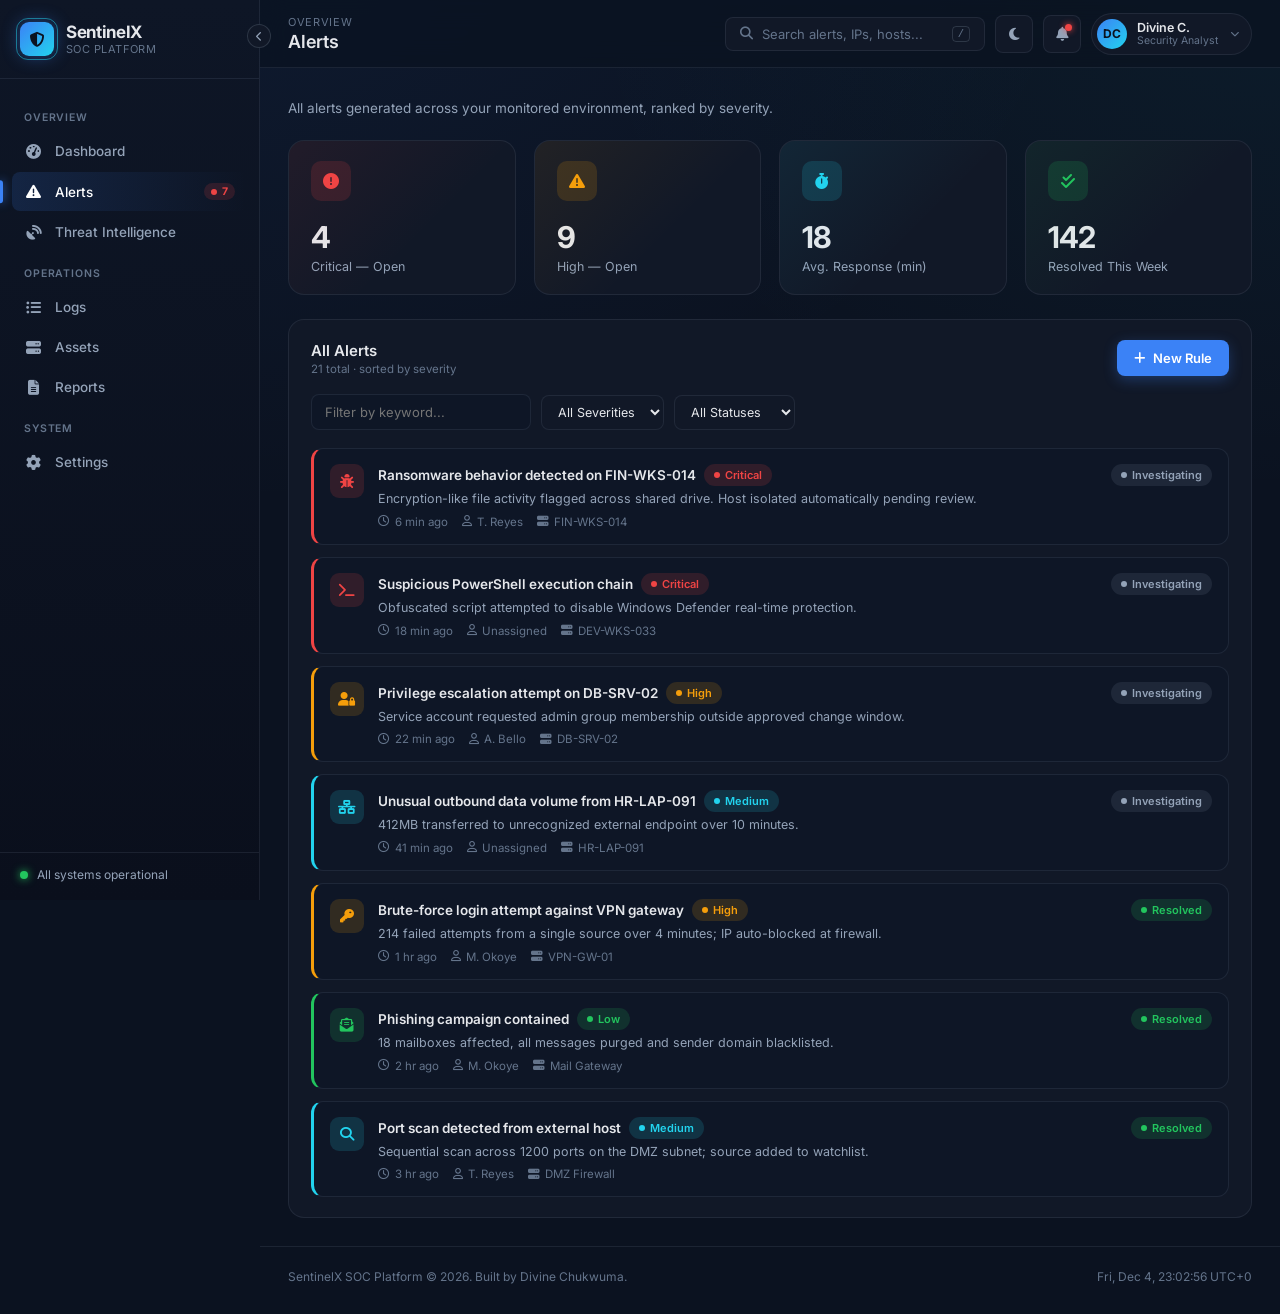
<file: alerts.html>
<!DOCTYPE html>
<html lang="en">
<head>
<meta charset="UTF-8">
<meta name="viewport" content="width=device-width, initial-scale=1.0">
<title>Alerts · SentinelX</title>
<link rel="preconnect" href="https://fonts.googleapis.com">
<link href="https://fonts.googleapis.com/css2?family=Inter:wght@400;500;600;700;800&display=swap" rel="stylesheet">
<link rel="stylesheet" href="https://cdnjs.cloudflare.com/ajax/libs/font-awesome/6.5.1/css/all.min.css">
<link rel="stylesheet" href="css/style.css">
<link rel="stylesheet" href="css/responsive.css">
</head>
<body>

<div class="app-shell">
  <div class="sidebar-overlay"></div>

  <aside class="sidebar">
    <button class="sidebar-collapse-btn" aria-label="Collapse sidebar"><i class="fa-solid fa-chevron-left"></i></button>
    <div class="sidebar-brand">
      <div class="brand-mark"><i class="fa-solid fa-shield-halved"></i></div>
      <div class="brand-text"><div class="name">SentinelX</div><div class="tag">SOC Platform</div></div>
    </div>
    <nav class="sidebar-nav">
      <div class="nav-section-label">Overview</div>
      <a href="index.html" class="nav-item"><i class="fa-solid fa-gauge-high"></i><span class="label">Dashboard</span></a>
      <a href="alerts.html" class="nav-item"><i class="fa-solid fa-triangle-exclamation"></i><span class="label">Alerts</span><span class="badge">7</span></a>
      <a href="threat-intelligence.html" class="nav-item"><i class="fa-solid fa-satellite-dish"></i><span class="label">Threat Intelligence</span></a>
      <div class="nav-section-label">Operations</div>
      <a href="logs.html" class="nav-item"><i class="fa-solid fa-list-ul"></i><span class="label">Logs</span></a>
      <a href="assets.html" class="nav-item"><i class="fa-solid fa-server"></i><span class="label">Assets</span></a>
      <a href="reports.html" class="nav-item"><i class="fa-solid fa-file-lines"></i><span class="label">Reports</span></a>
      <div class="nav-section-label">System</div>
      <a href="settings.html" class="nav-item"><i class="fa-solid fa-gear"></i><span class="label">Settings</span></a>
    </nav>
    <div class="sidebar-footer">
      <div class="system-status"><span class="status-dot"></span><span class="label">All systems operational</span></div>
    </div>
  </aside>

  <div class="main">
    <header class="navbar">
      <div class="navbar-left">
        <button class="mobile-menu-btn" aria-label="Open menu"><i class="fa-solid fa-bars"></i></button>
        <div class="breadcrumb"><span class="eyebrow">Overview</span><h1>Alerts</h1></div>
      </div>
      <div class="navbar-right">
        <div class="search-box"><i class="fa-solid fa-magnifying-glass"></i><input type="text" placeholder="Search alerts, IPs, hosts..."><kbd>/</kbd></div>
        <button class="icon-btn" aria-label="Toggle theme"><i class="fa-solid fa-moon"></i></button>
        <button class="icon-btn" data-notif-btn aria-label="Notifications"><i class="fa-solid fa-bell"></i><span class="dot"></span></button>
        <div class="user-chip"><div class="user-avatar">DC</div><div><div class="u-name">Divine C.</div><div class="u-role">Security Analyst</div></div><i class="fa-solid fa-chevron-down"></i></div>
      </div>
    </header>

    <main class="page">
      <div class="page-intro"><p>All alerts generated across your monitored environment, ranked by severity.</p></div>

      <div class="stat-grid">
        <div class="stat-card" style="--accent:#EF4444; --accent-dim:rgba(239,68,68,0.15)">
          <div class="stat-top"><div class="stat-icon"><i class="fa-solid fa-circle-exclamation"></i></div></div>
          <div class="stat-value" data-count-to="4">0</div><div class="stat-label">Critical — Open</div>
        </div>
        <div class="stat-card" style="--accent:#F59E0B; --accent-dim:rgba(245,158,11,0.15)">
          <div class="stat-top"><div class="stat-icon"><i class="fa-solid fa-triangle-exclamation"></i></div></div>
          <div class="stat-value" data-count-to="9">0</div><div class="stat-label">High — Open</div>
        </div>
        <div class="stat-card" style="--accent:#22D3EE; --accent-dim:rgba(34,211,238,0.15)">
          <div class="stat-top"><div class="stat-icon"><i class="fa-solid fa-stopwatch"></i></div></div>
          <div class="stat-value" data-count-to="18">0</div><div class="stat-label">Avg. Response (min)</div>
        </div>
        <div class="stat-card" style="--accent:#22C55E; --accent-dim:rgba(34,197,94,0.15)">
          <div class="stat-top"><div class="stat-icon"><i class="fa-solid fa-check-double"></i></div></div>
          <div class="stat-value" data-count-to="142">0</div><div class="stat-label">Resolved This Week</div>
        </div>
      </div>

      <div class="panel">
        <div class="panel-header">
          <div class="panel-header-text"><h2>All Alerts</h2><span class="sub">21 total &middot; sorted by severity</span></div>
          <button class="btn btn-primary"><i class="fa-solid fa-plus"></i> New Rule</button>
        </div>

        <div class="filter-bar">
          <input type="text" class="text-input" style="width:220px;" placeholder="Filter by keyword..." data-table-filter>
          <select class="select" data-filter-select="severity">
            <option value="all">All Severities</option>
            <option value="critical">Critical</option>
            <option value="high">High</option>
            <option value="medium">Medium</option>
            <option value="low">Low</option>
          </select>
          <select class="select" data-filter-select="status">
            <option value="all">All Statuses</option>
            <option value="investigating">Investigating</option>
            <option value="resolved">Resolved</option>
          </select>
        </div>

        <div class="alert-list" data-filterable-table>
          <div class="alert-card" style="--accent:#EF4444; --accent-dim:rgba(239,68,68,0.15)" data-severity="critical" data-status="investigating">
            <div class="alert-icon"><i class="fa-solid fa-bug"></i></div>
            <div class="alert-body">
              <div class="top-row"><h4>Ransomware behavior detected on FIN-WKS-014</h4><span class="badge critical">Critical</span></div>
              <p>Encryption-like file activity flagged across shared drive. Host isolated automatically pending review.</p>
              <div class="alert-meta"><span><i class="fa-regular fa-clock"></i> 6 min ago</span><span><i class="fa-regular fa-user"></i> T. Reyes</span><span><i class="fa-solid fa-server"></i> FIN-WKS-014</span></div>
            </div>
            <div class="alert-time"><span class="badge investigating">Investigating</span></div>
          </div>

          <div class="alert-card" style="--accent:#EF4444; --accent-dim:rgba(239,68,68,0.15)" data-severity="critical" data-status="investigating">
            <div class="alert-icon"><i class="fa-solid fa-terminal"></i></div>
            <div class="alert-body">
              <div class="top-row"><h4>Suspicious PowerShell execution chain</h4><span class="badge critical">Critical</span></div>
              <p>Obfuscated script attempted to disable Windows Defender real-time protection.</p>
              <div class="alert-meta"><span><i class="fa-regular fa-clock"></i> 18 min ago</span><span><i class="fa-regular fa-user"></i> Unassigned</span><span><i class="fa-solid fa-server"></i> DEV-WKS-033</span></div>
            </div>
            <div class="alert-time"><span class="badge investigating">Investigating</span></div>
          </div>

          <div class="alert-card" style="--accent:#F59E0B; --accent-dim:rgba(245,158,11,0.15)" data-severity="high" data-status="investigating">
            <div class="alert-icon"><i class="fa-solid fa-user-lock"></i></div>
            <div class="alert-body">
              <div class="top-row"><h4>Privilege escalation attempt on DB-SRV-02</h4><span class="badge high">High</span></div>
              <p>Service account requested admin group membership outside approved change window.</p>
              <div class="alert-meta"><span><i class="fa-regular fa-clock"></i> 22 min ago</span><span><i class="fa-regular fa-user"></i> A. Bello</span><span><i class="fa-solid fa-server"></i> DB-SRV-02</span></div>
            </div>
            <div class="alert-time"><span class="badge investigating">Investigating</span></div>
          </div>

          <div class="alert-card" style="--accent:#22D3EE; --accent-dim:rgba(34,211,238,0.15)" data-severity="medium" data-status="investigating">
            <div class="alert-icon"><i class="fa-solid fa-network-wired"></i></div>
            <div class="alert-body">
              <div class="top-row"><h4>Unusual outbound data volume from HR-LAP-091</h4><span class="badge medium">Medium</span></div>
              <p>412MB transferred to unrecognized external endpoint over 10 minutes.</p>
              <div class="alert-meta"><span><i class="fa-regular fa-clock"></i> 41 min ago</span><span><i class="fa-regular fa-user"></i> Unassigned</span><span><i class="fa-solid fa-server"></i> HR-LAP-091</span></div>
            </div>
            <div class="alert-time"><span class="badge investigating">Investigating</span></div>
          </div>

          <div class="alert-card" style="--accent:#F59E0B; --accent-dim:rgba(245,158,11,0.15)" data-severity="high" data-status="resolved">
            <div class="alert-icon"><i class="fa-solid fa-key"></i></div>
            <div class="alert-body">
              <div class="top-row"><h4>Brute-force login attempt against VPN gateway</h4><span class="badge high">High</span></div>
              <p>214 failed attempts from a single source over 4 minutes; IP auto-blocked at firewall.</p>
              <div class="alert-meta"><span><i class="fa-regular fa-clock"></i> 1 hr ago</span><span><i class="fa-regular fa-user"></i> M. Okoye</span><span><i class="fa-solid fa-server"></i> VPN-GW-01</span></div>
            </div>
            <div class="alert-time"><span class="badge resolved">Resolved</span></div>
          </div>

          <div class="alert-card" style="--accent:#22C55E; --accent-dim:rgba(34,197,94,0.15)" data-severity="low" data-status="resolved">
            <div class="alert-icon"><i class="fa-solid fa-envelope-open-text"></i></div>
            <div class="alert-body">
              <div class="top-row"><h4>Phishing campaign contained</h4><span class="badge low">Low</span></div>
              <p>18 mailboxes affected, all messages purged and sender domain blacklisted.</p>
              <div class="alert-meta"><span><i class="fa-regular fa-clock"></i> 2 hr ago</span><span><i class="fa-regular fa-user"></i> M. Okoye</span><span><i class="fa-solid fa-server"></i> Mail Gateway</span></div>
            </div>
            <div class="alert-time"><span class="badge resolved">Resolved</span></div>
          </div>

          <div class="alert-card" style="--accent:#22D3EE; --accent-dim:rgba(34,211,238,0.15)" data-severity="medium" data-status="resolved">
            <div class="alert-icon"><i class="fa-solid fa-magnifying-glass"></i></div>
            <div class="alert-body">
              <div class="top-row"><h4>Port scan detected from external host</h4><span class="badge medium">Medium</span></div>
              <p>Sequential scan across 1200 ports on the DMZ subnet; source added to watchlist.</p>
              <div class="alert-meta"><span><i class="fa-regular fa-clock"></i> 3 hr ago</span><span><i class="fa-regular fa-user"></i> T. Reyes</span><span><i class="fa-solid fa-server"></i> DMZ Firewall</span></div>
            </div>
            <div class="alert-time"><span class="badge resolved">Resolved</span></div>
          </div>
        </div>
      </div>
    </main>

    <footer class="app-footer">
      <span>SentinelX SOC Platform &copy; 2026. Built by Divine Chukwuma.</span>
      <span data-live-clock></span>
    </footer>
  </div>
</div>

<script src="js/sidebar.js"></script>
<script src="js/app.js"></script>
</body>
</html>
</file>
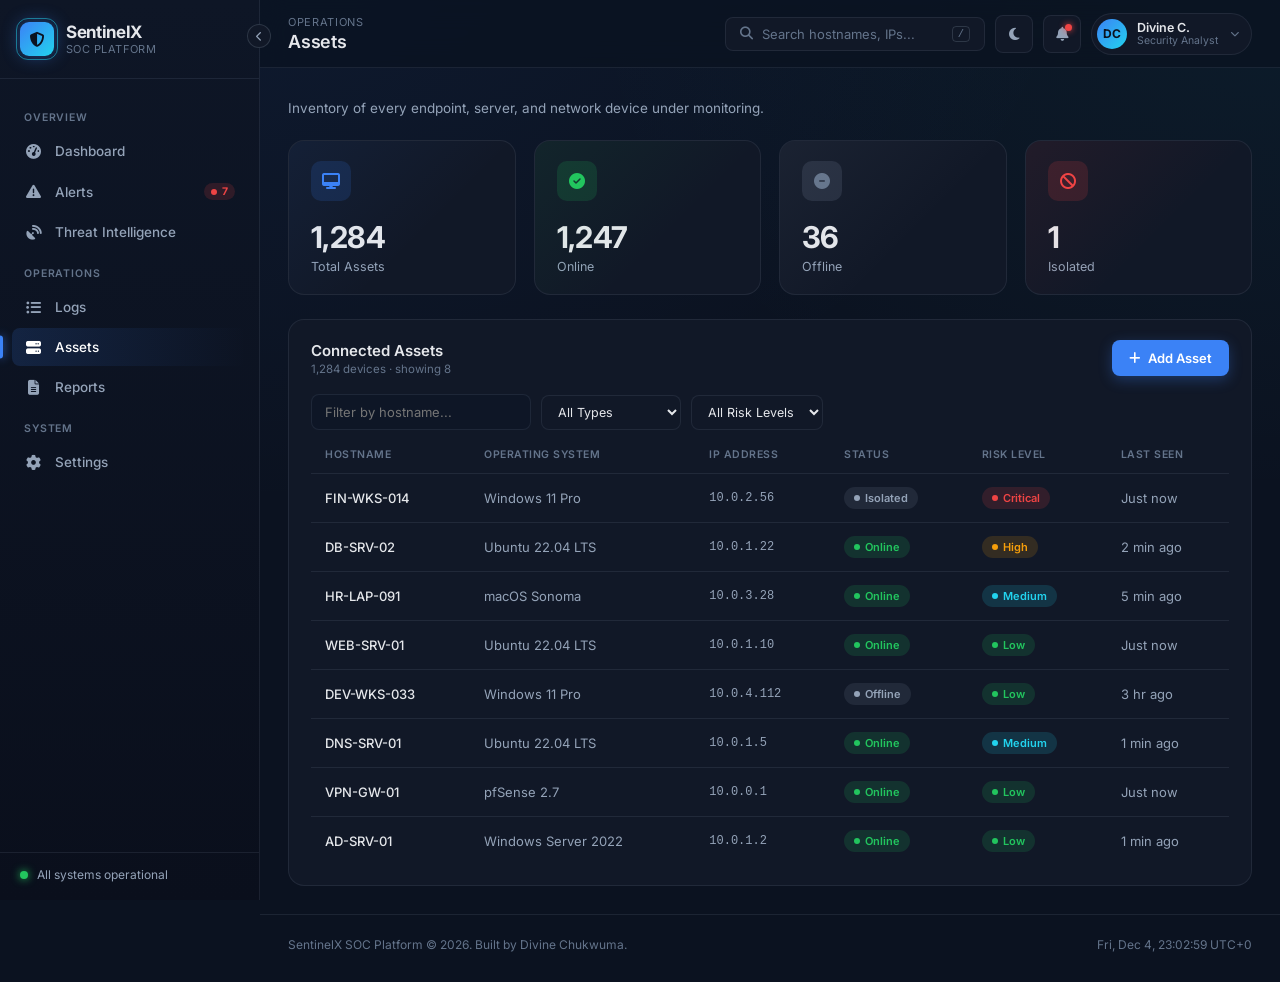
<file: assets.html>
<!DOCTYPE html>
<html lang="en">
<head>
<meta charset="UTF-8">
<meta name="viewport" content="width=device-width, initial-scale=1.0">
<title>Assets · SentinelX</title>
<link rel="preconnect" href="https://fonts.googleapis.com">
<link href="https://fonts.googleapis.com/css2?family=Inter:wght@400;500;600;700;800&display=swap" rel="stylesheet">
<link rel="stylesheet" href="https://cdnjs.cloudflare.com/ajax/libs/font-awesome/6.5.1/css/all.min.css">
<link rel="stylesheet" href="css/style.css">
<link rel="stylesheet" href="css/responsive.css">
</head>
<body>

<div class="app-shell">
  <div class="sidebar-overlay"></div>

  <aside class="sidebar">
    <button class="sidebar-collapse-btn" aria-label="Collapse sidebar"><i class="fa-solid fa-chevron-left"></i></button>
    <div class="sidebar-brand">
      <div class="brand-mark"><i class="fa-solid fa-shield-halved"></i></div>
      <div class="brand-text"><div class="name">SentinelX</div><div class="tag">SOC Platform</div></div>
    </div>
    <nav class="sidebar-nav">
      <div class="nav-section-label">Overview</div>
      <a href="index.html" class="nav-item"><i class="fa-solid fa-gauge-high"></i><span class="label">Dashboard</span></a>
      <a href="alerts.html" class="nav-item"><i class="fa-solid fa-triangle-exclamation"></i><span class="label">Alerts</span><span class="badge">7</span></a>
      <a href="threat-intelligence.html" class="nav-item"><i class="fa-solid fa-satellite-dish"></i><span class="label">Threat Intelligence</span></a>
      <div class="nav-section-label">Operations</div>
      <a href="logs.html" class="nav-item"><i class="fa-solid fa-list-ul"></i><span class="label">Logs</span></a>
      <a href="assets.html" class="nav-item"><i class="fa-solid fa-server"></i><span class="label">Assets</span></a>
      <a href="reports.html" class="nav-item"><i class="fa-solid fa-file-lines"></i><span class="label">Reports</span></a>
      <div class="nav-section-label">System</div>
      <a href="settings.html" class="nav-item"><i class="fa-solid fa-gear"></i><span class="label">Settings</span></a>
    </nav>
    <div class="sidebar-footer">
      <div class="system-status"><span class="status-dot"></span><span class="label">All systems operational</span></div>
    </div>
  </aside>

  <div class="main">
    <header class="navbar">
      <div class="navbar-left">
        <button class="mobile-menu-btn" aria-label="Open menu"><i class="fa-solid fa-bars"></i></button>
        <div class="breadcrumb"><span class="eyebrow">Operations</span><h1>Assets</h1></div>
      </div>
      <div class="navbar-right">
        <div class="search-box"><i class="fa-solid fa-magnifying-glass"></i><input type="text" placeholder="Search hostnames, IPs..."><kbd>/</kbd></div>
        <button class="icon-btn" aria-label="Toggle theme"><i class="fa-solid fa-moon"></i></button>
        <button class="icon-btn" data-notif-btn aria-label="Notifications"><i class="fa-solid fa-bell"></i><span class="dot"></span></button>
        <div class="user-chip"><div class="user-avatar">DC</div><div><div class="u-name">Divine C.</div><div class="u-role">Security Analyst</div></div><i class="fa-solid fa-chevron-down"></i></div>
      </div>
    </header>

    <main class="page">
      <div class="page-intro"><p>Inventory of every endpoint, server, and network device under monitoring.</p></div>

      <div class="stat-grid">
        <div class="stat-card" style="--accent:#3B82F6; --accent-dim:rgba(59,130,246,0.15)">
          <div class="stat-top"><div class="stat-icon"><i class="fa-solid fa-desktop"></i></div></div>
          <div class="stat-value" data-count-to="1284">0</div><div class="stat-label">Total Assets</div>
        </div>
        <div class="stat-card" style="--accent:#22C55E; --accent-dim:rgba(34,197,94,0.15)">
          <div class="stat-top"><div class="stat-icon"><i class="fa-solid fa-circle-check"></i></div></div>
          <div class="stat-value" data-count-to="1247">0</div><div class="stat-label">Online</div>
        </div>
        <div class="stat-card" style="--accent:#64748B; --accent-dim:rgba(148,163,184,0.15)">
          <div class="stat-top"><div class="stat-icon"><i class="fa-solid fa-circle-minus"></i></div></div>
          <div class="stat-value" data-count-to="36">0</div><div class="stat-label">Offline</div>
        </div>
        <div class="stat-card" style="--accent:#EF4444; --accent-dim:rgba(239,68,68,0.15)">
          <div class="stat-top"><div class="stat-icon"><i class="fa-solid fa-ban"></i></div></div>
          <div class="stat-value" data-count-to="1">0</div><div class="stat-label">Isolated</div>
        </div>
      </div>

      <div class="panel">
        <div class="panel-header">
          <div class="panel-header-text"><h2>Connected Assets</h2><span class="sub">1,284 devices &middot; showing 8</span></div>
          <button class="btn btn-primary"><i class="fa-solid fa-plus"></i> Add Asset</button>
        </div>

        <div class="filter-bar">
          <input type="text" class="text-input" style="width:220px;" placeholder="Filter by hostname..." data-table-filter>
          <select class="select"><option>All Types</option><option>Workstation</option><option>Server</option><option>Network Device</option></select>
          <select class="select"><option>All Risk Levels</option><option>Critical</option><option>High</option><option>Medium</option><option>Low</option></select>
        </div>

        <div class="table-wrap">
          <table data-filterable-table>
            <thead><tr><th>Hostname</th><th>Operating System</th><th>IP Address</th><th>Status</th><th>Risk Level</th><th>Last Seen</th></tr></thead>
            <tbody>
              <tr><td class="primary">FIN-WKS-014</td><td>Windows 11 Pro</td><td class="mono">10.0.2.56</td><td><span class="badge offline">Isolated</span></td><td><span class="badge critical">Critical</span></td><td>Just now</td></tr>
              <tr><td class="primary">DB-SRV-02</td><td>Ubuntu 22.04 LTS</td><td class="mono">10.0.1.22</td><td><span class="badge online">Online</span></td><td><span class="badge high">High</span></td><td>2 min ago</td></tr>
              <tr><td class="primary">HR-LAP-091</td><td>macOS Sonoma</td><td class="mono">10.0.3.28</td><td><span class="badge online">Online</span></td><td><span class="badge medium">Medium</span></td><td>5 min ago</td></tr>
              <tr><td class="primary">WEB-SRV-01</td><td>Ubuntu 22.04 LTS</td><td class="mono">10.0.1.10</td><td><span class="badge online">Online</span></td><td><span class="badge low">Low</span></td><td>Just now</td></tr>
              <tr><td class="primary">DEV-WKS-033</td><td>Windows 11 Pro</td><td class="mono">10.0.4.112</td><td><span class="badge offline">Offline</span></td><td><span class="badge low">Low</span></td><td>3 hr ago</td></tr>
              <tr><td class="primary">DNS-SRV-01</td><td>Ubuntu 22.04 LTS</td><td class="mono">10.0.1.5</td><td><span class="badge online">Online</span></td><td><span class="badge medium">Medium</span></td><td>1 min ago</td></tr>
              <tr><td class="primary">VPN-GW-01</td><td>pfSense 2.7</td><td class="mono">10.0.0.1</td><td><span class="badge online">Online</span></td><td><span class="badge low">Low</span></td><td>Just now</td></tr>
              <tr><td class="primary">AD-SRV-01</td><td>Windows Server 2022</td><td class="mono">10.0.1.2</td><td><span class="badge online">Online</span></td><td><span class="badge low">Low</span></td><td>1 min ago</td></tr>
            </tbody>
          </table>
        </div>
      </div>
    </main>

    <footer class="app-footer">
      <span>SentinelX SOC Platform &copy; 2026. Built by Divine Chukwuma.</span>
      <span data-live-clock></span>
    </footer>
  </div>
</div>

<script src="js/sidebar.js"></script>
<script src="js/app.js"></script>
</body>
</html>
</file>
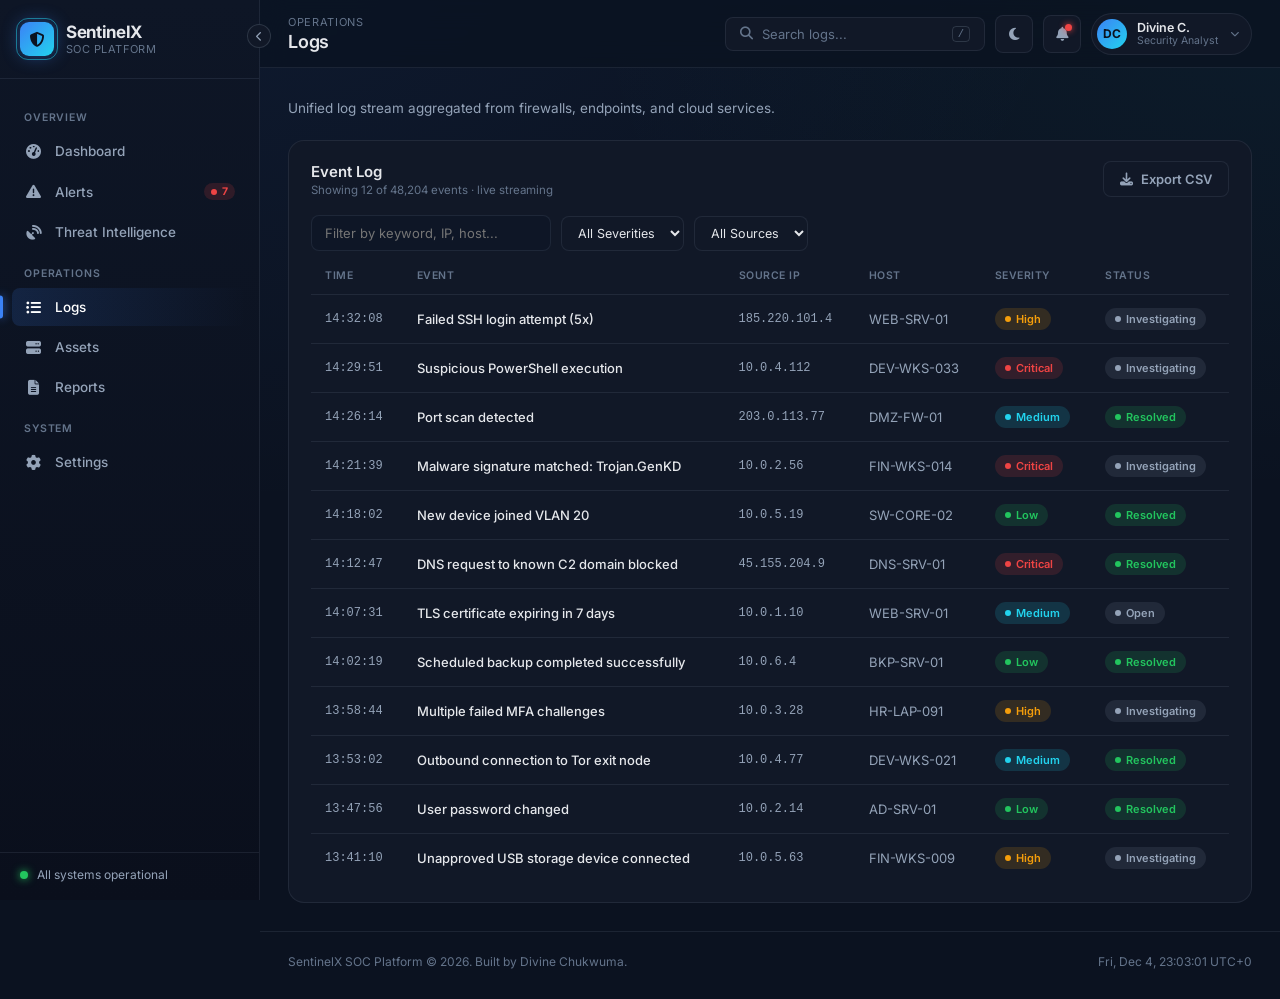
<file: logs.html>
<!DOCTYPE html>
<html lang="en">
<head>
<meta charset="UTF-8">
<meta name="viewport" content="width=device-width, initial-scale=1.0">
<title>Logs · SentinelX</title>
<link rel="preconnect" href="https://fonts.googleapis.com">
<link href="https://fonts.googleapis.com/css2?family=Inter:wght@400;500;600;700;800&display=swap" rel="stylesheet">
<link rel="stylesheet" href="https://cdnjs.cloudflare.com/ajax/libs/font-awesome/6.5.1/css/all.min.css">
<link rel="stylesheet" href="css/style.css">
<link rel="stylesheet" href="css/responsive.css">
</head>
<body>

<div class="app-shell">
  <div class="sidebar-overlay"></div>

  <aside class="sidebar">
    <button class="sidebar-collapse-btn" aria-label="Collapse sidebar"><i class="fa-solid fa-chevron-left"></i></button>
    <div class="sidebar-brand">
      <div class="brand-mark"><i class="fa-solid fa-shield-halved"></i></div>
      <div class="brand-text"><div class="name">SentinelX</div><div class="tag">SOC Platform</div></div>
    </div>
    <nav class="sidebar-nav">
      <div class="nav-section-label">Overview</div>
      <a href="index.html" class="nav-item"><i class="fa-solid fa-gauge-high"></i><span class="label">Dashboard</span></a>
      <a href="alerts.html" class="nav-item"><i class="fa-solid fa-triangle-exclamation"></i><span class="label">Alerts</span><span class="badge">7</span></a>
      <a href="threat-intelligence.html" class="nav-item"><i class="fa-solid fa-satellite-dish"></i><span class="label">Threat Intelligence</span></a>
      <div class="nav-section-label">Operations</div>
      <a href="logs.html" class="nav-item"><i class="fa-solid fa-list-ul"></i><span class="label">Logs</span></a>
      <a href="assets.html" class="nav-item"><i class="fa-solid fa-server"></i><span class="label">Assets</span></a>
      <a href="reports.html" class="nav-item"><i class="fa-solid fa-file-lines"></i><span class="label">Reports</span></a>
      <div class="nav-section-label">System</div>
      <a href="settings.html" class="nav-item"><i class="fa-solid fa-gear"></i><span class="label">Settings</span></a>
    </nav>
    <div class="sidebar-footer">
      <div class="system-status"><span class="status-dot"></span><span class="label">All systems operational</span></div>
    </div>
  </aside>

  <div class="main">
    <header class="navbar">
      <div class="navbar-left">
        <button class="mobile-menu-btn" aria-label="Open menu"><i class="fa-solid fa-bars"></i></button>
        <div class="breadcrumb"><span class="eyebrow">Operations</span><h1>Logs</h1></div>
      </div>
      <div class="navbar-right">
        <div class="search-box"><i class="fa-solid fa-magnifying-glass"></i><input type="text" placeholder="Search logs..."><kbd>/</kbd></div>
        <button class="icon-btn" aria-label="Toggle theme"><i class="fa-solid fa-moon"></i></button>
        <button class="icon-btn" data-notif-btn aria-label="Notifications"><i class="fa-solid fa-bell"></i><span class="dot"></span></button>
        <div class="user-chip"><div class="user-avatar">DC</div><div><div class="u-name">Divine C.</div><div class="u-role">Security Analyst</div></div><i class="fa-solid fa-chevron-down"></i></div>
      </div>
    </header>

    <main class="page">
      <div class="page-intro"><p>Unified log stream aggregated from firewalls, endpoints, and cloud services.</p></div>

      <div class="panel">
        <div class="panel-header">
          <div class="panel-header-text"><h2>Event Log</h2><span class="sub">Showing 12 of 48,204 events &middot; live streaming</span></div>
          <button class="btn btn-ghost"><i class="fa-solid fa-download"></i> Export CSV</button>
        </div>

        <div class="filter-bar">
          <input type="text" class="text-input" style="width:240px;" placeholder="Filter by keyword, IP, host..." data-table-filter>
          <select class="select" data-filter-select="severity">
            <option value="all">All Severities</option>
            <option value="critical">Critical</option>
            <option value="high">High</option>
            <option value="medium">Medium</option>
            <option value="low">Low</option>
          </select>
          <select class="select"><option>All Sources</option><option>Firewall</option><option>Endpoint</option><option>Cloud</option><option>VPN</option></select>
        </div>

        <div class="table-wrap">
          <table data-filterable-table>
            <thead><tr><th>Time</th><th>Event</th><th>Source IP</th><th>Host</th><th>Severity</th><th>Status</th></tr></thead>
            <tbody>
              <tr data-severity="high"><td class="mono">14:32:08</td><td class="primary">Failed SSH login attempt (5x)</td><td class="mono">185.220.101.4</td><td>WEB-SRV-01</td><td><span class="badge high">High</span></td><td><span class="badge investigating">Investigating</span></td></tr>
              <tr data-severity="critical"><td class="mono">14:29:51</td><td class="primary">Suspicious PowerShell execution</td><td class="mono">10.0.4.112</td><td>DEV-WKS-033</td><td><span class="badge critical">Critical</span></td><td><span class="badge investigating">Investigating</span></td></tr>
              <tr data-severity="medium"><td class="mono">14:26:14</td><td class="primary">Port scan detected</td><td class="mono">203.0.113.77</td><td>DMZ-FW-01</td><td><span class="badge medium">Medium</span></td><td><span class="badge resolved">Resolved</span></td></tr>
              <tr data-severity="critical"><td class="mono">14:21:39</td><td class="primary">Malware signature matched: Trojan.GenKD</td><td class="mono">10.0.2.56</td><td>FIN-WKS-014</td><td><span class="badge critical">Critical</span></td><td><span class="badge investigating">Investigating</span></td></tr>
              <tr data-severity="low"><td class="mono">14:18:02</td><td class="primary">New device joined VLAN 20</td><td class="mono">10.0.5.19</td><td>SW-CORE-02</td><td><span class="badge low">Low</span></td><td><span class="badge resolved">Resolved</span></td></tr>
              <tr data-severity="critical"><td class="mono">14:12:47</td><td class="primary">DNS request to known C2 domain blocked</td><td class="mono">45.155.204.9</td><td>DNS-SRV-01</td><td><span class="badge critical">Critical</span></td><td><span class="badge resolved">Resolved</span></td></tr>
              <tr data-severity="medium"><td class="mono">14:07:31</td><td class="primary">TLS certificate expiring in 7 days</td><td class="mono">10.0.1.10</td><td>WEB-SRV-01</td><td><span class="badge medium">Medium</span></td><td><span class="badge investigating">Open</span></td></tr>
              <tr data-severity="low"><td class="mono">14:02:19</td><td class="primary">Scheduled backup completed successfully</td><td class="mono">10.0.6.4</td><td>BKP-SRV-01</td><td><span class="badge low">Low</span></td><td><span class="badge resolved">Resolved</span></td></tr>
              <tr data-severity="high"><td class="mono">13:58:44</td><td class="primary">Multiple failed MFA challenges</td><td class="mono">10.0.3.28</td><td>HR-LAP-091</td><td><span class="badge high">High</span></td><td><span class="badge investigating">Investigating</span></td></tr>
              <tr data-severity="medium"><td class="mono">13:53:02</td><td class="primary">Outbound connection to Tor exit node</td><td class="mono">10.0.4.77</td><td>DEV-WKS-021</td><td><span class="badge medium">Medium</span></td><td><span class="badge resolved">Resolved</span></td></tr>
              <tr data-severity="low"><td class="mono">13:47:56</td><td class="primary">User password changed</td><td class="mono">10.0.2.14</td><td>AD-SRV-01</td><td><span class="badge low">Low</span></td><td><span class="badge resolved">Resolved</span></td></tr>
              <tr data-severity="high"><td class="mono">13:41:10</td><td class="primary">Unapproved USB storage device connected</td><td class="mono">10.0.5.63</td><td>FIN-WKS-009</td><td><span class="badge high">High</span></td><td><span class="badge investigating">Investigating</span></td></tr>
            </tbody>
          </table>
        </div>
      </div>
    </main>

    <footer class="app-footer">
      <span>SentinelX SOC Platform &copy; 2026. Built by Divine Chukwuma.</span>
      <span data-live-clock></span>
    </footer>
  </div>
</div>

<script src="js/sidebar.js"></script>
<script src="js/app.js"></script>
</body>
</html>
</file>
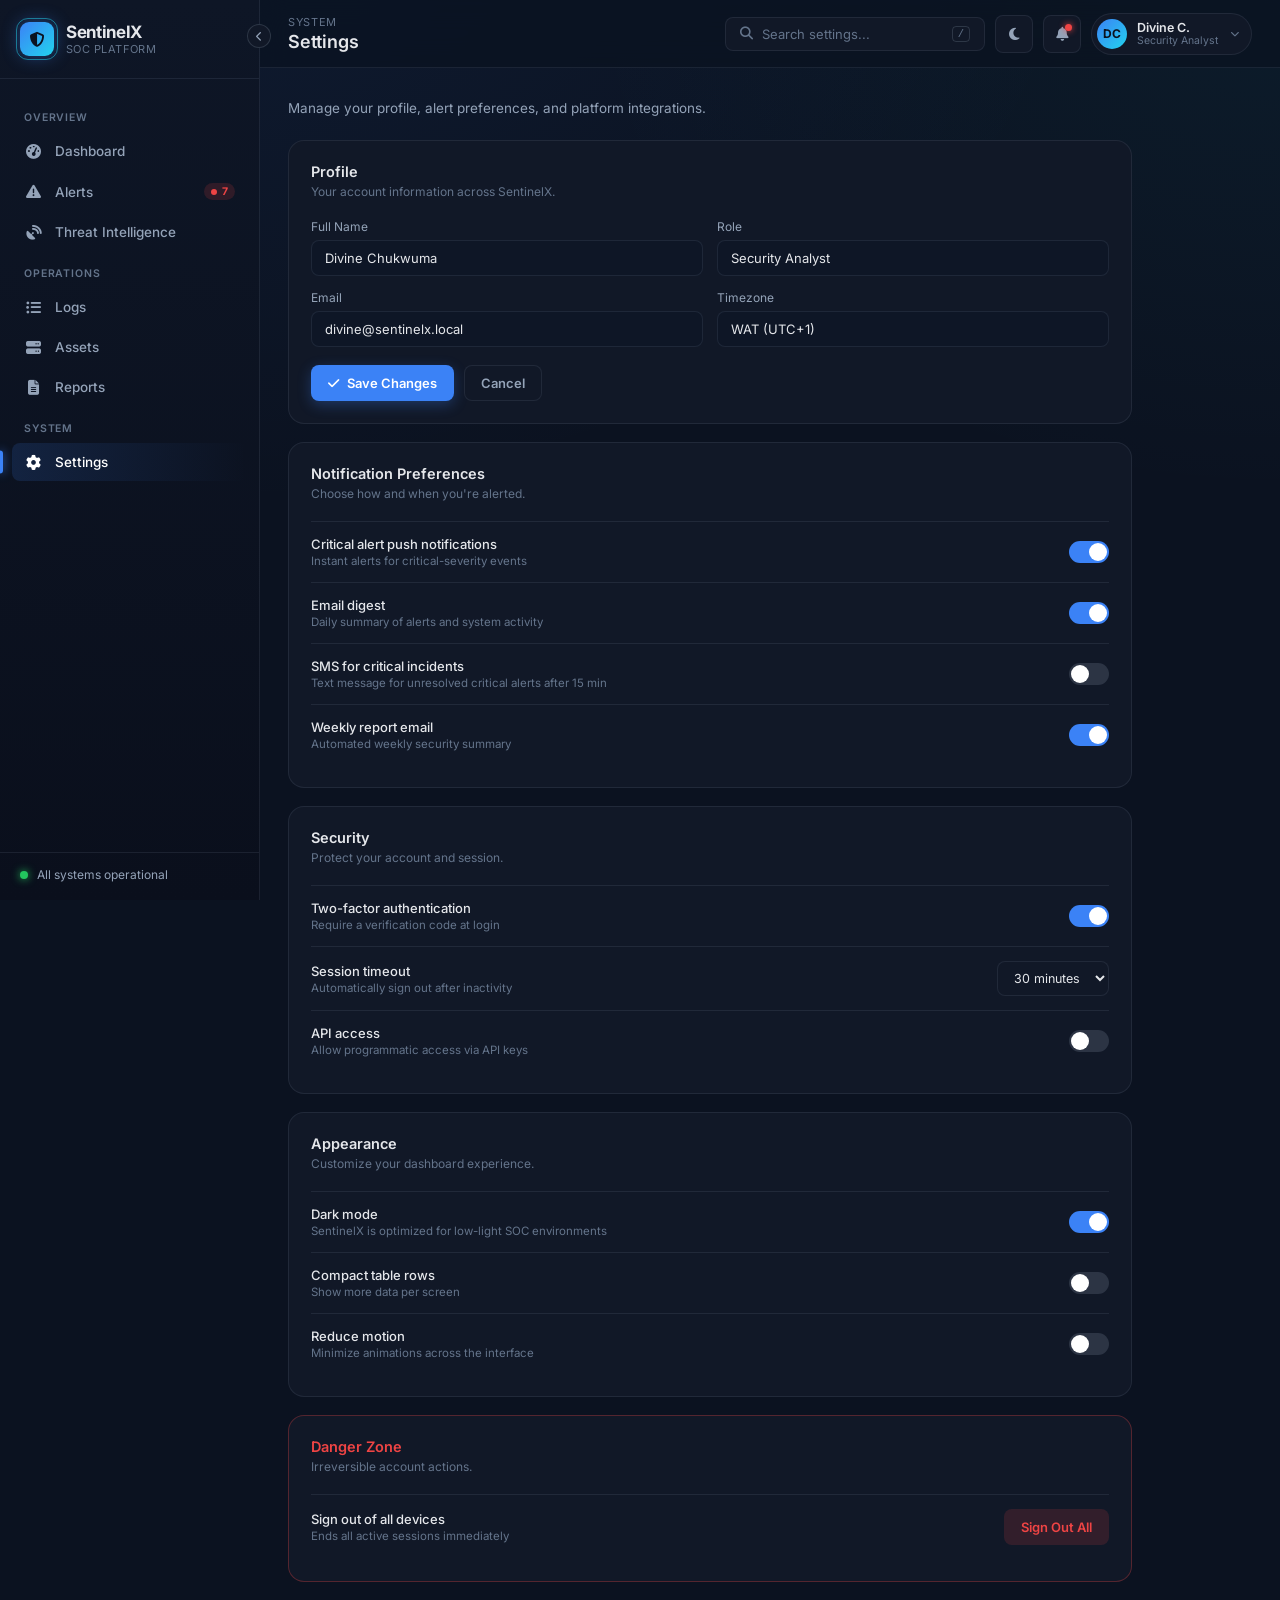
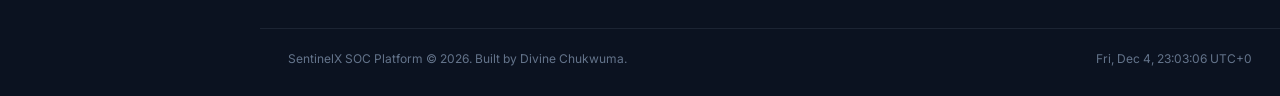
<file: settings.html>
<!DOCTYPE html>
<html lang="en">
<head>
<meta charset="UTF-8">
<meta name="viewport" content="width=device-width, initial-scale=1.0">
<title>Settings · SentinelX</title>
<link rel="preconnect" href="https://fonts.googleapis.com">
<link href="https://fonts.googleapis.com/css2?family=Inter:wght@400;500;600;700;800&display=swap" rel="stylesheet">
<link rel="stylesheet" href="https://cdnjs.cloudflare.com/ajax/libs/font-awesome/6.5.1/css/all.min.css">
<link rel="stylesheet" href="css/style.css">
<link rel="stylesheet" href="css/responsive.css">
</head>
<body>

<div class="app-shell">
  <div class="sidebar-overlay"></div>

  <aside class="sidebar">
    <button class="sidebar-collapse-btn" aria-label="Collapse sidebar"><i class="fa-solid fa-chevron-left"></i></button>
    <div class="sidebar-brand">
      <div class="brand-mark"><i class="fa-solid fa-shield-halved"></i></div>
      <div class="brand-text"><div class="name">SentinelX</div><div class="tag">SOC Platform</div></div>
    </div>
    <nav class="sidebar-nav">
      <div class="nav-section-label">Overview</div>
      <a href="index.html" class="nav-item"><i class="fa-solid fa-gauge-high"></i><span class="label">Dashboard</span></a>
      <a href="alerts.html" class="nav-item"><i class="fa-solid fa-triangle-exclamation"></i><span class="label">Alerts</span><span class="badge">7</span></a>
      <a href="threat-intelligence.html" class="nav-item"><i class="fa-solid fa-satellite-dish"></i><span class="label">Threat Intelligence</span></a>
      <div class="nav-section-label">Operations</div>
      <a href="logs.html" class="nav-item"><i class="fa-solid fa-list-ul"></i><span class="label">Logs</span></a>
      <a href="assets.html" class="nav-item"><i class="fa-solid fa-server"></i><span class="label">Assets</span></a>
      <a href="reports.html" class="nav-item"><i class="fa-solid fa-file-lines"></i><span class="label">Reports</span></a>
      <div class="nav-section-label">System</div>
      <a href="settings.html" class="nav-item"><i class="fa-solid fa-gear"></i><span class="label">Settings</span></a>
    </nav>
    <div class="sidebar-footer">
      <div class="system-status"><span class="status-dot"></span><span class="label">All systems operational</span></div>
    </div>
  </aside>

  <div class="main">
    <header class="navbar">
      <div class="navbar-left">
        <button class="mobile-menu-btn" aria-label="Open menu"><i class="fa-solid fa-bars"></i></button>
        <div class="breadcrumb"><span class="eyebrow">System</span><h1>Settings</h1></div>
      </div>
      <div class="navbar-right">
        <div class="search-box"><i class="fa-solid fa-magnifying-glass"></i><input type="text" placeholder="Search settings..."><kbd>/</kbd></div>
        <button class="icon-btn" aria-label="Toggle theme"><i class="fa-solid fa-moon"></i></button>
        <button class="icon-btn" data-notif-btn aria-label="Notifications"><i class="fa-solid fa-bell"></i><span class="dot"></span></button>
        <div class="user-chip"><div class="user-avatar">DC</div><div><div class="u-name">Divine C.</div><div class="u-role">Security Analyst</div></div><i class="fa-solid fa-chevron-down"></i></div>
      </div>
    </header>

    <main class="page" style="max-width: 900px;">
      <div class="page-intro"><p>Manage your profile, alert preferences, and platform integrations.</p></div>

      <div class="settings-section">
        <h3>Profile</h3>
        <div class="desc">Your account information across SentinelX.</div>
        <div style="display:grid; grid-template-columns:1fr 1fr; gap:14px;">
          <div>
            <label style="font-size:12px; color:var(--text-secondary); display:block; margin-bottom:6px;">Full Name</label>
            <input type="text" class="text-input" value="Divine Chukwuma">
          </div>
          <div>
            <label style="font-size:12px; color:var(--text-secondary); display:block; margin-bottom:6px;">Role</label>
            <input type="text" class="text-input" value="Security Analyst">
          </div>
          <div>
            <label style="font-size:12px; color:var(--text-secondary); display:block; margin-bottom:6px;">Email</label>
            <input type="email" class="text-input" value="divine@sentinelx.local">
          </div>
          <div>
            <label style="font-size:12px; color:var(--text-secondary); display:block; margin-bottom:6px;">Timezone</label>
            <input type="text" class="text-input" value="WAT (UTC+1)">
          </div>
        </div>
        <div style="margin-top:18px; display:flex; gap:10px;">
          <button class="btn btn-primary"><i class="fa-solid fa-check"></i> Save Changes</button>
          <button class="btn btn-ghost">Cancel</button>
        </div>
      </div>

      <div class="settings-section">
        <h3>Notification Preferences</h3>
        <div class="desc">Choose how and when you're alerted.</div>
        <div class="settings-row">
          <div><div class="label">Critical alert push notifications</div><div class="hint">Instant alerts for critical-severity events</div></div>
          <div class="toggle on"></div>
        </div>
        <div class="settings-row">
          <div><div class="label">Email digest</div><div class="hint">Daily summary of alerts and system activity</div></div>
          <div class="toggle on"></div>
        </div>
        <div class="settings-row">
          <div><div class="label">SMS for critical incidents</div><div class="hint">Text message for unresolved critical alerts after 15 min</div></div>
          <div class="toggle"></div>
        </div>
        <div class="settings-row">
          <div><div class="label">Weekly report email</div><div class="hint">Automated weekly security summary</div></div>
          <div class="toggle on"></div>
        </div>
      </div>

      <div class="settings-section">
        <h3>Security</h3>
        <div class="desc">Protect your account and session.</div>
        <div class="settings-row">
          <div><div class="label">Two-factor authentication</div><div class="hint">Require a verification code at login</div></div>
          <div class="toggle on"></div>
        </div>
        <div class="settings-row">
          <div><div class="label">Session timeout</div><div class="hint">Automatically sign out after inactivity</div></div>
          <select class="select"><option>15 minutes</option><option selected>30 minutes</option><option>1 hour</option><option>4 hours</option></select>
        </div>
        <div class="settings-row">
          <div><div class="label">API access</div><div class="hint">Allow programmatic access via API keys</div></div>
          <div class="toggle"></div>
        </div>
      </div>

      <div class="settings-section">
        <h3>Appearance</h3>
        <div class="desc">Customize your dashboard experience.</div>
        <div class="settings-row">
          <div><div class="label">Dark mode</div><div class="hint">SentinelX is optimized for low-light SOC environments</div></div>
          <div class="toggle on"></div>
        </div>
        <div class="settings-row">
          <div><div class="label">Compact table rows</div><div class="hint">Show more data per screen</div></div>
          <div class="toggle"></div>
        </div>
        <div class="settings-row">
          <div><div class="label">Reduce motion</div><div class="hint">Minimize animations across the interface</div></div>
          <div class="toggle"></div>
        </div>
      </div>

      <div class="settings-section" style="border-color: rgba(239,68,68,0.3);">
        <h3 style="color:var(--danger);">Danger Zone</h3>
        <div class="desc">Irreversible account actions.</div>
        <div class="settings-row">
          <div><div class="label">Sign out of all devices</div><div class="hint">Ends all active sessions immediately</div></div>
          <button class="btn btn-danger-outline">Sign Out All</button>
        </div>
      </div>
    </main>

    <footer class="app-footer">
      <span>SentinelX SOC Platform &copy; 2026. Built by Divine Chukwuma.</span>
      <span data-live-clock></span>
    </footer>
  </div>
</div>

<script src="js/sidebar.js"></script>
<script src="js/app.js"></script>
</body>
</html>
</file>
<file: css/style.css>
/* ==========================================================================
   SentinelX — Core Stylesheet
   Design system: premium dark SOC theme, glassmorphism, blue/cyan accents
   ========================================================================== */
html, body {
  overflow-x: hidden;
  max-width: 100vw;
}
:root {
  /* Palette */
  --bg: #0B1220;
  --bg-elevated: #0E1626;
  --card: #111827;
  --card-hover: #141F33;
  --border: rgba(148, 163, 184, 0.12);
  --border-strong: rgba(148, 163, 184, 0.22);

  --blue: #3B82F6;
  --blue-dim: rgba(59, 130, 246, 0.15);
  --cyan: #22D3EE;
  --cyan-dim: rgba(34, 211, 238, 0.15);
  --success: #22C55E;
  --success-dim: rgba(34, 197, 94, 0.15);
  --warning: #F59E0B;
  --warning-dim: rgba(245, 158, 11, 0.15);
  --danger: #EF4444;
  --danger-dim: rgba(239, 68, 68, 0.15);

  --text: #E5E7EB;
  --text-secondary: #94A3B8;
  --text-muted: #64748B;

  /* Layout */
  --sidebar-w: 260px;
  --sidebar-w-collapsed: 76px;
  --navbar-h: 68px;
  --radius-sm: 8px;
  --radius-md: 12px;
  --radius-lg: 16px;

  /* Shadows */
  --shadow-card: 0 4px 20px rgba(0, 0, 0, 0.35);
  --shadow-card-hover: 0 12px 32px rgba(0, 0, 0, 0.5);

  --transition: 200ms cubic-bezier(0.4, 0, 0.2, 1);
}

* { margin: 0; padding: 0; box-sizing: border-box; }
html { scroll-behavior: smooth; }

body {
  font-family: 'Inter', -apple-system, BlinkMacSystemFont, sans-serif;
  background: var(--bg);
  background-image:
    radial-gradient(ellipse 900px 600px at 15% -10%, rgba(59, 130, 246, 0.08), transparent),
    radial-gradient(ellipse 700px 500px at 100% 0%, rgba(34, 211, 238, 0.05), transparent);
  background-attachment: fixed;
  color: var(--text);
  min-height: 100vh;
  -webkit-font-smoothing: antialiased;
}

a { color: inherit; text-decoration: none; }
ul { list-style: none; }
button { font-family: inherit; cursor: pointer; border: none; background: none; color: inherit; }
img { max-width: 100%; display: block; }

::-webkit-scrollbar { width: 8px; height: 8px; }
::-webkit-scrollbar-track { background: transparent; }
::-webkit-scrollbar-thumb { background: rgba(148, 163, 184, 0.25); border-radius: 8px; }
::-webkit-scrollbar-thumb:hover { background: rgba(148, 163, 184, 0.4); }

:focus-visible { outline: 2px solid var(--cyan); outline-offset: 2px; border-radius: 4px; }

/* ==========================================================================
   App Shell
   ========================================================================== */

.app-shell { display: flex; min-height: 100vh; }

/* ==========================================================================
   Sidebar
   ========================================================================== */

.sidebar {
  width: var(--sidebar-w);
  flex-shrink: 0;
  background: linear-gradient(180deg, var(--bg-elevated) 0%, #0A0F1C 100%);
  border-right: 1px solid var(--border);
  display: flex;
  flex-direction: column;
  position: fixed;
  top: 0; left: 0; bottom: 0;
  z-index: 100;
  transition: width var(--transition), transform var(--transition);
}

.sidebar.collapsed { width: var(--sidebar-w-collapsed); }

.sidebar-brand {
  display: flex; align-items: center; gap: 12px;
  padding: 22px 20px;
  border-bottom: 1px solid var(--border);
  min-height: var(--navbar-h);
  position: relative;
}

.brand-mark {
  position: relative;
  width: 34px; height: 34px; flex-shrink: 0;
  border-radius: 9px;
  background: linear-gradient(135deg, var(--blue), var(--cyan));
  display: flex; align-items: center; justify-content: center;
  box-shadow: 0 0 18px rgba(59, 130, 246, 0.45);
}

.brand-mark i { font-size: 15px; color: #0B1220; }

.brand-mark::after {
  content: '';
  position: absolute; inset: -4px;
  border-radius: 12px;
  border: 1.5px solid rgba(34, 211, 238, 0.5);
  animation: radar-pulse 2.4s ease-out infinite;
}

@keyframes radar-pulse {
  0% { transform: scale(0.85); opacity: 0.9; }
  100% { transform: scale(1.5); opacity: 0; }
}

.brand-text { overflow: hidden; white-space: nowrap; }
.brand-text .name { font-weight: 700; font-size: 17px; letter-spacing: -0.02em; }
.brand-text .tag { font-size: 11px; color: var(--text-muted); letter-spacing: 0.04em; text-transform: uppercase; }

.sidebar.collapsed .brand-text { display: none; }

.sidebar-nav { flex: 1; padding: 16px 12px; overflow-y: auto; overflow-x: hidden; }

.nav-section-label {
  font-size: 10.5px; font-weight: 600; letter-spacing: 0.08em; text-transform: uppercase;
  color: var(--text-muted); padding: 8px 12px; margin-top: 8px;
}
.sidebar.collapsed .nav-section-label { display: none; }

.nav-item {
  display: flex; align-items: center; gap: 13px;
  padding: 11px 12px; border-radius: var(--radius-sm);
  color: var(--text-secondary); font-size: 13.5px; font-weight: 500;
  margin-bottom: 2px; position: relative; white-space: nowrap;
  transition: background var(--transition), color var(--transition);
}
.nav-item i { width: 18px; text-align: center; font-size: 15px; flex-shrink: 0; }
.nav-item:hover { background: rgba(148, 163, 184, 0.06); color: var(--text); }
.nav-item.active { background: linear-gradient(90deg, var(--blue-dim), transparent); color: #fff; }
.nav-item.active::before {
  content: ''; position: absolute; left: -12px; top: 50%; transform: translateY(-50%);
  width: 3px; height: 60%; background: var(--blue); border-radius: 0 4px 4px 0;
  box-shadow: 0 0 10px var(--blue);
}
.nav-item .badge {
  margin-left: auto; background: var(--danger-dim); color: var(--danger);
  font-size: 10.5px; font-weight: 700; padding: 2px 7px; border-radius: 20px;
}
.sidebar.collapsed .nav-item .badge, .sidebar.collapsed .nav-item span.label { display: none; }
.sidebar.collapsed .nav-item { justify-content: center; }

.sidebar-footer { padding: 14px 20px 18px; border-top: 1px solid var(--border); }
.system-status { display: flex; align-items: center; gap: 9px; font-size: 12px; color: var(--text-secondary); }
.status-dot {
  width: 8px; height: 8px; border-radius: 50%; background: var(--success);
  box-shadow: 0 0 8px var(--success); animation: heartbeat 1.8s ease-in-out infinite; flex-shrink: 0;
}
@keyframes heartbeat {
  0%, 100% { opacity: 1; transform: scale(1); }
  50% { opacity: 0.5; transform: scale(0.8); }
}
.sidebar.collapsed .system-status span.label { display: none; }

.sidebar-collapse-btn {
  position: absolute; top: 24px; right: -12px;
  width: 24px; height: 24px; border-radius: 50%;
  background: var(--card); border: 1px solid var(--border-strong);
  display: flex; align-items: center; justify-content: center;
  font-size: 10px; color: var(--text-secondary);
}
.sidebar-collapse-btn:hover { color: var(--cyan); border-color: var(--cyan); }
.sidebar.collapsed .sidebar-collapse-btn i { transform: rotate(180deg); }

/* ==========================================================================
   Main / Navbar
   ========================================================================== */

.main { flex: 1; margin-left: var(--sidebar-w); min-height: 100vh; transition: margin-left var(--transition); }
.main.expanded { margin-left: var(--sidebar-w-collapsed); }

.navbar {
  height: var(--navbar-h);
  position: sticky; top: 0; z-index: 50;
  display: flex; align-items: center; justify-content: space-between; gap: 20px;
  padding: 0 28px;
  background: rgba(11, 18, 32, 0.72);
  backdrop-filter: blur(14px); -webkit-backdrop-filter: blur(14px);
  border-bottom: 1px solid var(--border);
}

.navbar-left { display: flex; align-items: center; gap: 16px; min-width: 0; }
.mobile-menu-btn { display: none; font-size: 18px; color: var(--text-secondary); }
.breadcrumb { display: flex; flex-direction: column; gap: 2px; }
.breadcrumb .eyebrow { font-size: 11px; color: var(--text-muted); text-transform: uppercase; letter-spacing: 0.06em; }
.breadcrumb h1 { font-size: 18px; font-weight: 600; letter-spacing: -0.01em; }

.navbar-right { display: flex; align-items: center; gap: 10px; }

.search-box {
  display: flex; align-items: center; gap: 9px;
  background: var(--card); border: 1px solid var(--border); border-radius: var(--radius-sm);
  padding: 8px 14px; width: 260px;
  transition: border-color var(--transition), box-shadow var(--transition);
}
.search-box:focus-within { border-color: var(--blue); box-shadow: 0 0 0 3px var(--blue-dim); }
.search-box i { color: var(--text-muted); font-size: 13px; }
.search-box input { background: none; border: none; color: var(--text); font-size: 13px; width: 100%; font-family: inherit; }
.search-box input:focus { outline: none; }
.search-box input::placeholder { color: var(--text-muted); }
.search-box kbd { font-size: 10.5px; color: var(--text-muted); border: 1px solid var(--border-strong); border-radius: 4px; padding: 1px 5px; }

.icon-btn {
  position: relative; width: 38px; height: 38px; border-radius: var(--radius-sm);
  display: flex; align-items: center; justify-content: center;
  color: var(--text-secondary); background: var(--card); border: 1px solid var(--border);
  font-size: 14px; transition: all var(--transition);
}
.icon-btn:hover { color: var(--text); border-color: var(--border-strong); background: var(--card-hover); }
.icon-btn .dot { position: absolute; top: 8px; right: 8px; width: 7px; height: 7px; border-radius: 50%; background: var(--danger); box-shadow: 0 0 6px var(--danger); }

.user-chip {
  display: flex; align-items: center; gap: 10px; padding: 5px 12px 5px 5px;
  border-radius: 30px; background: var(--card); border: 1px solid var(--border);
  cursor: pointer; transition: border-color var(--transition);
}
.user-chip:hover { border-color: var(--border-strong); }
.user-avatar {
  width: 30px; height: 30px; border-radius: 50%;
  background: linear-gradient(135deg, var(--blue), var(--cyan));
  display: flex; align-items: center; justify-content: center;
  font-size: 12px; font-weight: 700; color: #0B1220;
}
.user-chip .u-name { font-size: 12.5px; font-weight: 600; line-height: 1.2; }
.user-chip .u-role { font-size: 10.5px; color: var(--text-muted); line-height: 1.2; }
.user-chip i.fa-chevron-down { font-size: 9px; color: var(--text-muted); margin-left: 2px; }

/* ==========================================================================
   Page content
   ========================================================================== */

.page { padding: 28px; max-width: 1600px; }
.page-intro { margin-bottom: 24px; }
.page-intro p { color: var(--text-secondary); font-size: 13.5px; margin-top: 4px; }

/* ==========================================================================
   Stat cards
   ========================================================================== */

.stat-grid { display: grid; grid-template-columns: repeat(4, 1fr); gap: 18px; margin-bottom: 24px; }

.stat-card {
  background: var(--card); border: 1px solid var(--border); border-radius: var(--radius-lg);
  padding: 20px 22px; position: relative; overflow: hidden;
  transition: transform var(--transition), box-shadow var(--transition), border-color var(--transition);
  animation: fade-up 0.5s ease backwards;
}
.stat-card:hover { transform: translateY(-3px); box-shadow: var(--shadow-card-hover); border-color: var(--border-strong); }
.stat-card::before {
  content: ''; position: absolute; inset: 0;
  background: linear-gradient(135deg, var(--accent-dim, var(--blue-dim)), transparent 60%);
  opacity: 0.5; pointer-events: none;
}
.stat-top { display: flex; align-items: flex-start; justify-content: space-between; margin-bottom: 18px; }
.stat-icon {
  width: 40px; height: 40px; border-radius: 10px;
  display: flex; align-items: center; justify-content: center; font-size: 16px;
  background: var(--accent-dim, var(--blue-dim)); color: var(--accent, var(--blue));
}
.stat-trend { font-size: 11.5px; font-weight: 600; padding: 3px 8px; border-radius: 20px; display: flex; align-items: center; gap: 4px; }
.stat-trend.up { color: var(--danger); background: var(--danger-dim); }
.stat-trend.down { color: var(--success); background: var(--success-dim); }
.stat-trend.flat { color: var(--text-secondary); background: rgba(148,163,184,0.1); }
.stat-value { font-size: 30px; font-weight: 700; letter-spacing: -0.02em; margin-bottom: 4px; }
.stat-label { font-size: 12.5px; color: var(--text-secondary); }

/* ==========================================================================
   Panels / Cards
   ========================================================================== */

.grid-2 { display: grid; grid-template-columns: 1.4fr 1fr; gap: 18px; margin-bottom: 18px; }
.grid-2-equal { display: grid; grid-template-columns: 1fr 1fr; gap: 18px; margin-bottom: 18px; }

.panel {
  background: var(--card); border: 1px solid var(--border); border-radius: var(--radius-lg);
  padding: 20px 22px; animation: fade-up 0.5s ease backwards;
}
.panel-header { display: flex; align-items: center; justify-content: space-between; margin-bottom: 18px; flex-wrap: wrap; gap: 10px; }
.panel-header h2 { font-size: 15px; font-weight: 600; }
.panel-header .sub { font-size: 11.5px; color: var(--text-muted); margin-top: 2px; }
.panel-header-text { display: flex; flex-direction: column; }

.panel-action {
  font-size: 12px; font-weight: 600; color: var(--blue); display: flex; align-items: center; gap: 6px;
  padding: 6px 12px; border-radius: var(--radius-sm); border: 1px solid var(--border);
  transition: all var(--transition);
}
.panel-action:hover { border-color: var(--blue); background: var(--blue-dim); }

.chip-toggle { display: flex; gap: 6px; background: var(--bg-elevated); padding: 4px; border-radius: 8px; border: 1px solid var(--border); }
.chip-toggle button { font-size: 11.5px; font-weight: 600; padding: 5px 11px; border-radius: 6px; color: var(--text-secondary); transition: all var(--transition); }
.chip-toggle button.active { background: var(--blue); color: #fff; }

.chart-wrap { position: relative; height: 260px; }
.chart-wrap.sm { height: 200px; }

/* ==========================================================================
   Tables
   ========================================================================== */

.table-wrap { overflow-x: auto; }
table { width: 100%; border-collapse: collapse; font-size: 13px; }
thead th {
  text-align: left; font-size: 10.5px; font-weight: 600; text-transform: uppercase; letter-spacing: 0.05em;
  color: var(--text-muted); padding: 0 14px 12px; border-bottom: 1px solid var(--border); white-space: nowrap;
}
tbody td { padding: 13px 14px; border-bottom: 1px solid var(--border); color: var(--text-secondary); white-space: nowrap; }
tbody tr { animation: fade-in 0.4s ease backwards; transition: background var(--transition); }
tbody tr:hover { background: rgba(148, 163, 184, 0.04); }
tbody tr:last-child td { border-bottom: none; }
td.primary { color: var(--text); font-weight: 500; }
.mono { font-family: 'SFMono-Regular', Consolas, monospace; font-size: 12px; }

.badge { display: inline-flex; align-items: center; gap: 5px; font-size: 11px; font-weight: 600; padding: 4px 10px; border-radius: 20px; }
.badge::before { content: ''; width: 6px; height: 6px; border-radius: 50%; background: currentColor; }
.badge.critical { color: var(--danger); background: var(--danger-dim); }
.badge.high { color: var(--warning); background: var(--warning-dim); }
.badge.medium { color: var(--cyan); background: var(--cyan-dim); }
.badge.low, .badge.online, .badge.resolved { color: var(--success); background: var(--success-dim); }
.badge.offline, .badge.investigating { color: var(--text-secondary); background: rgba(148,163,184,0.12); }

/* ==========================================================================
   Alert cards
   ========================================================================== */

.alert-list { display: flex; flex-direction: column; gap: 12px; }
.alert-card {
  display: flex; gap: 14px; padding: 15px 16px; border-radius: var(--radius-md);
  background: var(--bg-elevated); border: 1px solid var(--border); border-left: 3px solid var(--accent, var(--blue));
  transition: transform var(--transition), border-color var(--transition);
  animation: fade-up 0.4s ease backwards;
}
.alert-card:hover { transform: translateX(3px); border-color: var(--border-strong); }
.alert-icon {
  width: 34px; height: 34px; border-radius: 9px; flex-shrink: 0;
  display: flex; align-items: center; justify-content: center;
  background: var(--accent-dim, var(--blue-dim)); color: var(--accent, var(--blue)); font-size: 14px;
}
.alert-body { flex: 1; min-width: 0; }
.alert-body .top-row { display: flex; align-items: center; gap: 8px; margin-bottom: 4px; flex-wrap: wrap; }
.alert-body h4 { font-size: 13.5px; font-weight: 600; }
.alert-body p { font-size: 12.5px; color: var(--text-secondary); margin-bottom: 6px; line-height: 1.5; }
.alert-meta { display: flex; gap: 14px; font-size: 11.5px; color: var(--text-muted); flex-wrap: wrap; }
.alert-meta span { display: flex; align-items: center; gap: 5px; }
.alert-time { font-size: 11px; color: var(--text-muted); white-space: nowrap; }

/* ==========================================================================
   Buttons / forms
   ========================================================================== */

.btn { display: inline-flex; align-items: center; gap: 8px; padding: 9px 16px; border-radius: var(--radius-sm); font-size: 13px; font-weight: 600; transition: all var(--transition); border: 1px solid transparent; }
.btn-primary { background: var(--blue); color: #fff; box-shadow: 0 4px 14px rgba(59,130,246,0.3); }
.btn-primary:hover { background: #2563EB; box-shadow: 0 4px 20px rgba(59,130,246,0.5); transform: translateY(-1px); }
.btn-ghost { background: var(--card); border-color: var(--border); color: var(--text-secondary); }
.btn-ghost:hover { border-color: var(--border-strong); color: var(--text); }
.btn-danger-outline { background: var(--danger-dim); color: var(--danger); }
.btn-danger-outline:hover { background: rgba(239,68,68,0.25); }

.filter-bar { display: flex; align-items: center; gap: 10px; flex-wrap: wrap; margin-bottom: 18px; }
.select { background: var(--card); border: 1px solid var(--border); color: var(--text); font-size: 12.5px; padding: 8px 12px; border-radius: var(--radius-sm); font-family: inherit; }

.settings-section { background: var(--card); border: 1px solid var(--border); border-radius: var(--radius-lg); padding: 22px; margin-bottom: 18px; }
.settings-section h3 { font-size: 14.5px; font-weight: 600; margin-bottom: 4px; }
.settings-section .desc { font-size: 12px; color: var(--text-muted); margin-bottom: 20px; }
.settings-row { display: flex; align-items: center; justify-content: space-between; padding: 14px 0; border-top: 1px solid var(--border); gap: 20px; }
.settings-row:first-of-type { border-top: none; }
.settings-row .label { font-size: 13px; font-weight: 500; }
.settings-row .hint { font-size: 11.5px; color: var(--text-muted); margin-top: 2px; }

.toggle { width: 40px; height: 22px; border-radius: 20px; background: rgba(148,163,184,0.2); position: relative; flex-shrink: 0; transition: background var(--transition); }
.toggle::after { content: ''; position: absolute; top: 2px; left: 2px; width: 18px; height: 18px; border-radius: 50%; background: #fff; transition: transform var(--transition); }
.toggle.on { background: var(--blue); }
.toggle.on::after { transform: translateX(18px); }

.text-input { background: var(--bg-elevated); border: 1px solid var(--border); color: var(--text); padding: 9px 13px; border-radius: var(--radius-sm); font-size: 13px; font-family: inherit; width: 100%; }
.text-input:focus { outline: none; border-color: var(--blue); box-shadow: 0 0 0 3px var(--blue-dim); }

/* ==========================================================================
   Footer
   ========================================================================== */

.app-footer {
  padding: 22px 28px 30px; color: var(--text-muted); font-size: 12px;
  display: flex; justify-content: space-between; align-items: center;
  border-top: 1px solid var(--border); flex-wrap: wrap; gap: 10px;
}
.app-footer a { color: var(--text-secondary); }
.app-footer a:hover { color: var(--cyan); }

/* ==========================================================================
   Utility / Animations
   ========================================================================== */

@keyframes fade-up { from { opacity: 0; transform: translateY(10px); } to { opacity: 1; transform: translateY(0); } }
@keyframes fade-in { from { opacity: 0; } to { opacity: 1; } }

.progress-track { width: 100%; height: 6px; border-radius: 20px; background: rgba(148,163,184,0.12); overflow: hidden; margin-top: 8px; }
.progress-fill { height: 100%; border-radius: 20px; background: linear-gradient(90deg, var(--blue), var(--cyan)); }

.empty-state { text-align: center; padding: 50px 20px; color: var(--text-muted); }
.empty-state i { font-size: 30px; margin-bottom: 12px; opacity: 0.5; }
.empty-state p { font-size: 13px; }

@media (prefers-reduced-motion: reduce) {
  *, *::before, *::after { animation-duration: 0.001ms !important; animation-iteration-count: 1 !important; transition-duration: 0.001ms !important; }
}
</file>
<file: css/responsive.css>
/* ==========================================================================
   SentinelX — Responsive Rules
   ========================================================================== */

/* Tablet */
@media (max-width: 1180px) {
  .stat-grid { grid-template-columns: repeat(2, 1fr); }
  .grid-2, .grid-2-equal { grid-template-columns: 1fr; }
  .search-box { width: 200px; }
}

@media (max-width: 900px) {
  .sidebar { transform: translateX(-100%); }
  .sidebar.mobile-open { transform: translateX(0); box-shadow: 20px 0 40px rgba(0,0,0,0.5); }
  .sidebar-collapse-btn { display: none; }
  .main, .main.expanded { margin-left: 0; }
  .mobile-menu-btn { display: flex; align-items: center; justify-content: center; }
  .search-box { display: none; }
  .navbar { padding: 0 16px; }
  .page { padding: 18px; }
  .breadcrumb h1 { font-size: 16px; }
}

/* Mobile */
@media (max-width: 640px) {
  .stat-grid { grid-template-columns: 1fr; }
  .panel-header { flex-direction: column; align-items: flex-start; }
  .user-chip .u-name, .user-chip .u-role { display: none; }
  .user-chip { padding: 5px; }
  .user-chip i.fa-chevron-down { display: none; }
  table { font-size: 12px; }
  thead th, tbody td { padding: 10px 10px; }
  .app-footer { flex-direction: column; align-items: flex-start; }
  .alert-meta { gap: 8px; }
  .filter-bar { gap: 8px; }
  .select, .text-input { font-size: 12px; }
}

/* Overlay for mobile sidebar */
.sidebar-overlay {
  display: none;
  position: fixed; inset: 0;
  background: rgba(0,0,0,0.5);
  z-index: 99;
}
.sidebar-overlay.active { display: block; }
</file>
